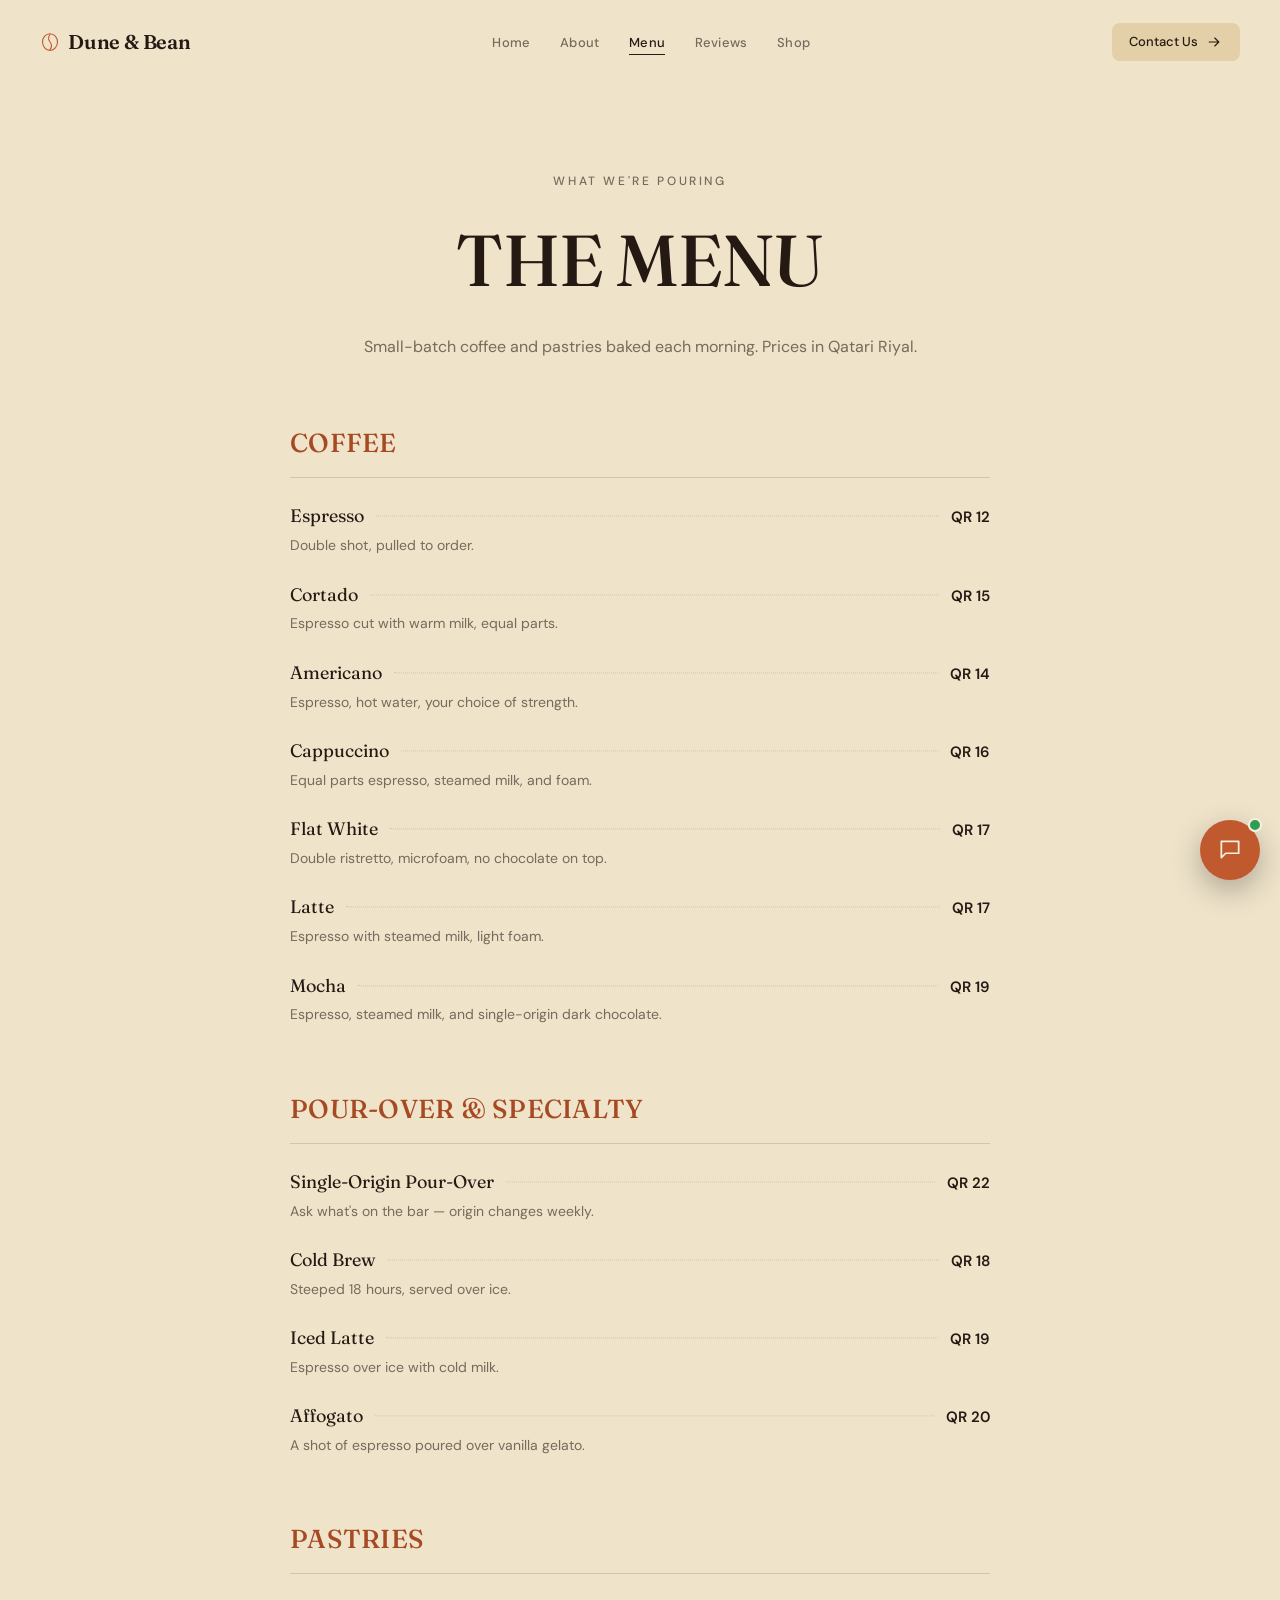
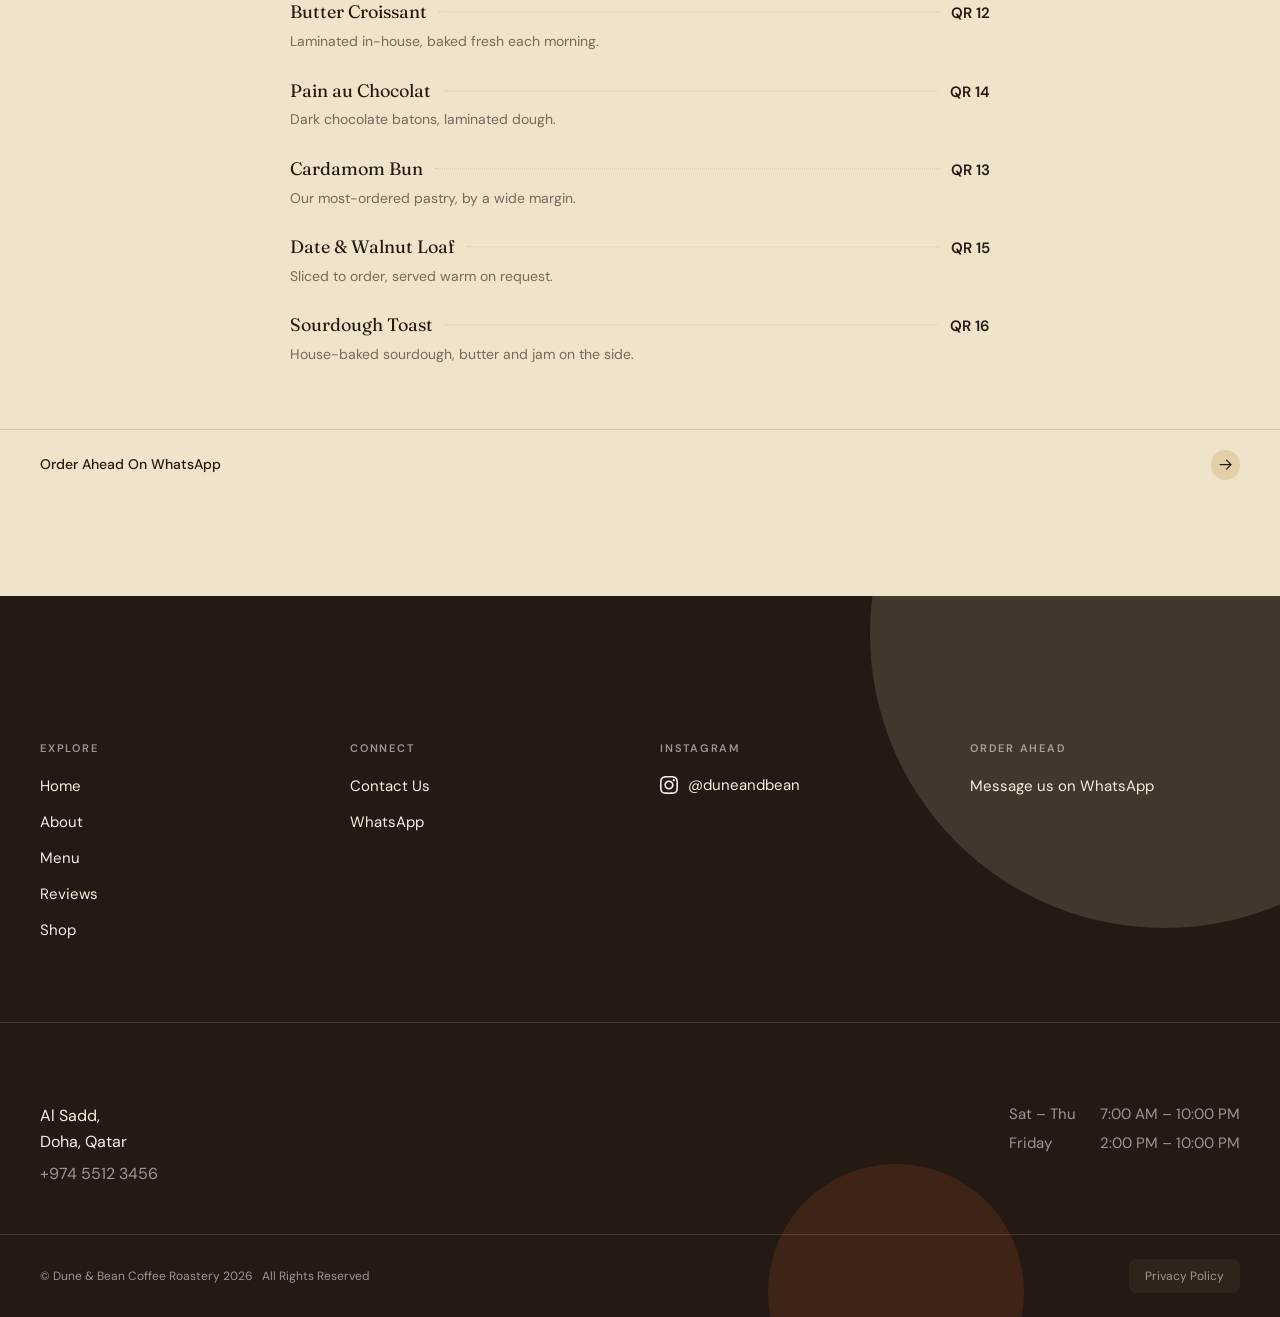
<file: menu.html>
<!DOCTYPE html>
<html lang="en">
<head>
  <meta charset="UTF-8" />
  <meta name="viewport" content="width=device-width, initial-scale=1.0" />
  <meta name="description" content="The full Dune & Bean menu — coffee, pour-overs, and fresh pastries, Al Sadd, Doha." />
  <title>Menu — Dune & Bean Coffee Roastery</title>
  <link rel="icon" href="data:image/svg+xml,%3Csvg xmlns='http://www.w3.org/2000/svg' viewBox='0 0 24 24' fill='none'%3E%3Crect width='24' height='24' rx='5' fill='%23251A13'/%3E%3Cpath d='M12 4C8 4 5 7.5 5 12s3 8 7 8 7-3.5 7-8-3-8-7-8Z' stroke='%23C1592E' stroke-width='1.5'/%3E%3Cpath d='M12 5c-2 2.5-2 5 0 7s2 4.5 0 7' stroke='%23C1592E' stroke-width='1.5' stroke-linecap='round'/%3E%3C/svg%3E" />
  <link rel="preconnect" href="https://fonts.googleapis.com" />
  <link rel="preconnect" href="https://fonts.gstatic.com" crossorigin />
  <link href="https://fonts.googleapis.com/css2?family=Fraunces:ital,opsz,wght@0,9..144,300;0,9..144,400;0,9..144,500;0,9..144,600;0,9..144,900;1,9..144,400&family=Beau+Rivage&family=DM+Sans:opsz,wght@9..40,300;9..40,400;9..40,500;9..40,600&display=swap" rel="stylesheet" />
  <link rel="stylesheet" href="style.css" />
</head>
<body class="page-enter">

  <!-- ══════════════════════════════════════
       HEADER / NAV  (shared — identical on every page)
       ══════════════════════════════════════ -->
  <header class="header" id="header">
    <div class="header__inner">
      <a href="index.html" class="logo">
        <svg class="logo__mark" viewBox="0 0 24 24" fill="none" xmlns="http://www.w3.org/2000/svg" aria-hidden="true">
          <path d="M12 2C7 2 3 6.5 3 12s4 10 9 10 9-4.5 9-10S17 2 12 2Z" stroke="currentColor" stroke-width="1.3"/>
          <path d="M12 3c-2.4 3-2.4 6 0 9s2.4 6 0 9" stroke="currentColor" stroke-width="1.3" stroke-linecap="round"/>
        </svg>
        <span>Dune&nbsp;&amp;&nbsp;Bean</span>
      </a>

      <button class="nav-toggle" id="navToggle" aria-label="Toggle menu" aria-expanded="false">
        <span></span>
        <span></span>
        <span></span>
      </button>

      <nav class="nav" id="nav" aria-label="Main navigation">
        <ul class="nav__list">
          <li><a href="index.html"   class="nav__link">Home</a></li>
          <li><a href="about.html"   class="nav__link">About</a></li>
          <li><a href="menu.html"    class="nav__link">Menu</a></li>
          <li><a href="reviews.html" class="nav__link">Reviews</a></li>
          <li><a href="shop.html"    class="nav__link">Shop</a></li>
        </ul>
      </nav>

      <a href="contact.html" class="btn-chip">
        <span>Contact Us</span>
        <svg viewBox="0 0 20 20" fill="none" xmlns="http://www.w3.org/2000/svg" aria-hidden="true">
          <path d="M4 10h12M11 5l5 5-5 5" stroke="currentColor" stroke-width="1.4" stroke-linecap="round" stroke-linejoin="round"/>
        </svg>
      </a>
    </div>
  </header>

  <main>

    <!-- ══════════════════════════════════════
         PAGE HEADER
         ══════════════════════════════════════ -->
    <section class="page-header">
      <p class="eyebrow eyebrow--dark">What We're Pouring</p>
      <h1 class="page-header__title">The Menu</h1>
      <p class="page-header__intro">Small-batch coffee and pastries baked each morning. Prices in Qatari Riyal.</p>
    </section>

    <!-- ══════════════════════════════════════
         MENU
         ══════════════════════════════════════ -->
    <section class="menu-section">
      <div class="menu-wrap">

        <div class="menu-category">
          <h2 class="menu-category__title">Coffee</h2>

          <div class="menu-item reveal">
            <div class="menu-item__row">
              <span class="menu-item__name">Espresso</span>
              <span class="menu-item__leader" aria-hidden="true"></span>
              <span class="menu-item__price">QR 12</span>
            </div>
            <p class="menu-item__desc">Double shot, pulled to order.</p>
          </div>

          <div class="menu-item reveal">
            <div class="menu-item__row">
              <span class="menu-item__name">Cortado</span>
              <span class="menu-item__leader" aria-hidden="true"></span>
              <span class="menu-item__price">QR 15</span>
            </div>
            <p class="menu-item__desc">Espresso cut with warm milk, equal parts.</p>
          </div>

          <div class="menu-item reveal">
            <div class="menu-item__row">
              <span class="menu-item__name">Americano</span>
              <span class="menu-item__leader" aria-hidden="true"></span>
              <span class="menu-item__price">QR 14</span>
            </div>
            <p class="menu-item__desc">Espresso, hot water, your choice of strength.</p>
          </div>

          <div class="menu-item reveal">
            <div class="menu-item__row">
              <span class="menu-item__name">Cappuccino</span>
              <span class="menu-item__leader" aria-hidden="true"></span>
              <span class="menu-item__price">QR 16</span>
            </div>
            <p class="menu-item__desc">Equal parts espresso, steamed milk, and foam.</p>
          </div>

          <div class="menu-item reveal">
            <div class="menu-item__row">
              <span class="menu-item__name">Flat White</span>
              <span class="menu-item__leader" aria-hidden="true"></span>
              <span class="menu-item__price">QR 17</span>
            </div>
            <p class="menu-item__desc">Double ristretto, microfoam, no chocolate on top.</p>
          </div>

          <div class="menu-item reveal">
            <div class="menu-item__row">
              <span class="menu-item__name">Latte</span>
              <span class="menu-item__leader" aria-hidden="true"></span>
              <span class="menu-item__price">QR 17</span>
            </div>
            <p class="menu-item__desc">Espresso with steamed milk, light foam.</p>
          </div>

          <div class="menu-item reveal">
            <div class="menu-item__row">
              <span class="menu-item__name">Mocha</span>
              <span class="menu-item__leader" aria-hidden="true"></span>
              <span class="menu-item__price">QR 19</span>
            </div>
            <p class="menu-item__desc">Espresso, steamed milk, and single-origin dark chocolate.</p>
          </div>
        </div>

        <div class="menu-category">
          <h2 class="menu-category__title">Pour-Over &amp; Specialty</h2>

          <div class="menu-item reveal">
            <div class="menu-item__row">
              <span class="menu-item__name">Single-Origin Pour-Over</span>
              <span class="menu-item__leader" aria-hidden="true"></span>
              <span class="menu-item__price">QR 22</span>
            </div>
            <p class="menu-item__desc">Ask what's on the bar — origin changes weekly.</p>
          </div>

          <div class="menu-item reveal">
            <div class="menu-item__row">
              <span class="menu-item__name">Cold Brew</span>
              <span class="menu-item__leader" aria-hidden="true"></span>
              <span class="menu-item__price">QR 18</span>
            </div>
            <p class="menu-item__desc">Steeped 18 hours, served over ice.</p>
          </div>

          <div class="menu-item reveal">
            <div class="menu-item__row">
              <span class="menu-item__name">Iced Latte</span>
              <span class="menu-item__leader" aria-hidden="true"></span>
              <span class="menu-item__price">QR 19</span>
            </div>
            <p class="menu-item__desc">Espresso over ice with cold milk.</p>
          </div>

          <div class="menu-item reveal">
            <div class="menu-item__row">
              <span class="menu-item__name">Affogato</span>
              <span class="menu-item__leader" aria-hidden="true"></span>
              <span class="menu-item__price">QR 20</span>
            </div>
            <p class="menu-item__desc">A shot of espresso poured over vanilla gelato.</p>
          </div>
        </div>

        <div class="menu-category">
          <h2 class="menu-category__title">Pastries</h2>

          <div class="menu-item reveal">
            <div class="menu-item__row">
              <span class="menu-item__name">Butter Croissant</span>
              <span class="menu-item__leader" aria-hidden="true"></span>
              <span class="menu-item__price">QR 12</span>
            </div>
            <p class="menu-item__desc">Laminated in-house, baked fresh each morning.</p>
          </div>

          <div class="menu-item reveal">
            <div class="menu-item__row">
              <span class="menu-item__name">Pain au Chocolat</span>
              <span class="menu-item__leader" aria-hidden="true"></span>
              <span class="menu-item__price">QR 14</span>
            </div>
            <p class="menu-item__desc">Dark chocolate batons, laminated dough.</p>
          </div>

          <div class="menu-item reveal">
            <div class="menu-item__row">
              <span class="menu-item__name">Cardamom Bun</span>
              <span class="menu-item__leader" aria-hidden="true"></span>
              <span class="menu-item__price">QR 13</span>
            </div>
            <p class="menu-item__desc">Our most-ordered pastry, by a wide margin.</p>
          </div>

          <div class="menu-item reveal">
            <div class="menu-item__row">
              <span class="menu-item__name">Date &amp; Walnut Loaf</span>
              <span class="menu-item__leader" aria-hidden="true"></span>
              <span class="menu-item__price">QR 15</span>
            </div>
            <p class="menu-item__desc">Sliced to order, served warm on request.</p>
          </div>

          <div class="menu-item reveal">
            <div class="menu-item__row">
              <span class="menu-item__name">Sourdough Toast</span>
              <span class="menu-item__leader" aria-hidden="true"></span>
              <span class="menu-item__price">QR 16</span>
            </div>
            <p class="menu-item__desc">House-baked sourdough, butter and jam on the side.</p>
          </div>
        </div>

      </div>

      <a href="https://wa.me/97455123456?text=Hi%2C%20I%27d%20like%20to%20place%20an%20order." target="_blank" rel="noopener noreferrer" class="see-more">
        <span>Order Ahead On WhatsApp</span>
        <svg viewBox="0 0 20 20" fill="none" xmlns="http://www.w3.org/2000/svg" aria-hidden="true">
          <path d="M4 10h12M11 5l5 5-5 5" stroke="currentColor" stroke-width="1.4" stroke-linecap="round" stroke-linejoin="round"/>
        </svg>
      </a>
    </section>

  </main>

  <!-- ══════════════════════════════════════
       FOOTER  (shared — identical on every page)
       ══════════════════════════════════════ -->
  <footer class="footer">
    <div class="footer__deco" aria-hidden="true">
      <span class="footer__circle footer__circle--1"></span>
      <span class="footer__circle footer__circle--2"></span>
    </div>

    <nav class="footer__nav" aria-label="Footer navigation">

      <div class="footer__col">
        <h3 class="footer__heading">Explore</h3>
        <ul>
          <li><a href="index.html">Home</a></li>
          <li><a href="about.html">About</a></li>
          <li><a href="menu.html">Menu</a></li>
          <li><a href="reviews.html">Reviews</a></li>
          <li><a href="shop.html">Shop</a></li>
        </ul>
      </div>

      <div class="footer__col">
        <h3 class="footer__heading">Connect</h3>
        <ul>
          <li><a href="contact.html">Contact Us</a></li>
          <li><a href="https://wa.me/97455123456" target="_blank" rel="noopener noreferrer">WhatsApp</a></li>
        </ul>
      </div>

      <div class="footer__col">
        <h3 class="footer__heading">Instagram</h3>
        <!-- Replace href="#" with real profile URL -->
        <a href="#" class="footer__social-link" rel="noopener noreferrer">
          <svg viewBox="0 0 24 24" fill="currentColor" aria-hidden="true">
            <path d="M12 2.163c3.204 0 3.584.012 4.85.07 3.252.148 4.771 1.691 4.919 4.919.058 1.265.069 1.645.069 4.849 0 3.205-.012 3.584-.069 4.849-.149 3.225-1.664 4.771-4.919 4.919-1.266.058-1.644.07-4.85.07-3.204 0-3.584-.012-4.849-.07-3.26-.149-4.771-1.699-4.919-4.92-.058-1.265-.07-1.644-.07-4.849 0-3.204.013-3.583.07-4.849.149-3.227 1.664-4.771 4.919-4.919 1.266-.057 1.645-.069 4.849-.069zm0-2.163c-3.259 0-3.667.014-4.947.072-4.358.2-6.78 2.618-6.98 6.98-.059 1.281-.073 1.689-.073 4.948 0 3.259.014 3.668.072 4.948.2 4.358 2.618 6.78 6.98 6.98 1.281.058 1.689.072 4.948.072 3.259 0 3.668-.014 4.948-.072 4.354-.2 6.782-2.618 6.979-6.98.059-1.28.073-1.689.073-4.948 0-3.259-.014-3.667-.072-4.947-.196-4.354-2.617-6.78-6.979-6.98-1.281-.059-1.69-.073-4.949-.073zm0 5.838c-3.403 0-6.162 2.759-6.162 6.162s2.759 6.163 6.162 6.163 6.162-2.759 6.162-6.163c0-3.403-2.759-6.162-6.162-6.162zm0 10.162c-2.209 0-4-1.79-4-4 0-2.209 1.791-4 4-4s4 1.791 4 4c0 2.21-1.791 4-4 4zm6.406-11.845c-.796 0-1.441.645-1.441 1.44s.645 1.44 1.441 1.44c.795 0 1.439-.645 1.439-1.44s-.644-1.44-1.439-1.44z"/>
          </svg>
          <span>@duneandbean</span>
        </a>
      </div>

      <div class="footer__col">
        <h3 class="footer__heading">Order Ahead</h3>
        <a href="https://wa.me/97455123456?text=Hi%2C%20I%27d%20like%20to%20place%20an%20order." target="_blank" rel="noopener noreferrer">Message us on WhatsApp</a>
      </div>

    </nav>

    <div class="footer__address">
      <div>
        <p class="footer__address-lines">Al Sadd,<br>Doha, Qatar</p>
        <p class="footer__phone"><a href="tel:+97455123456">+974 5512 3456</a></p>
      </div>
      <div class="footer__hours">
        <span class="footer__hours-row"><span>Sat – Thu</span><span>7:00 AM – 10:00 PM</span></span>
        <span class="footer__hours-row"><span>Friday</span><span>2:00 PM – 10:00 PM</span></span>
      </div>
    </div>

    <div class="footer__bottom">
      <p>&copy; Dune &amp; Bean Coffee Roastery <span id="year"></span> &nbsp; All Rights Reserved</p>
      <a href="#" class="footer__privacy">Privacy Policy</a>
    </div>
  </footer>

  <script src="lenis.min.js"></script>
  <script src="script.js"></script>
<script>
  window.LEADWIDGET_CONFIG = {
    clientId: 'dune-and-bean',
    brand: 'Dune & Bean',
    accent: '#C1592E',
    dark: '#251A13',
    cream: '#F8EFDE',
    sand: '#EFE3CA',
    whatsapp: '97455123456',
    greeting: "Ahlan! Ask me about the menu, hours, or reserving a table — or just say hi 👋"
  };
</script>
<script src="assets/widget/chat-widget.js" defer></script>
</body>

</html>
</file>
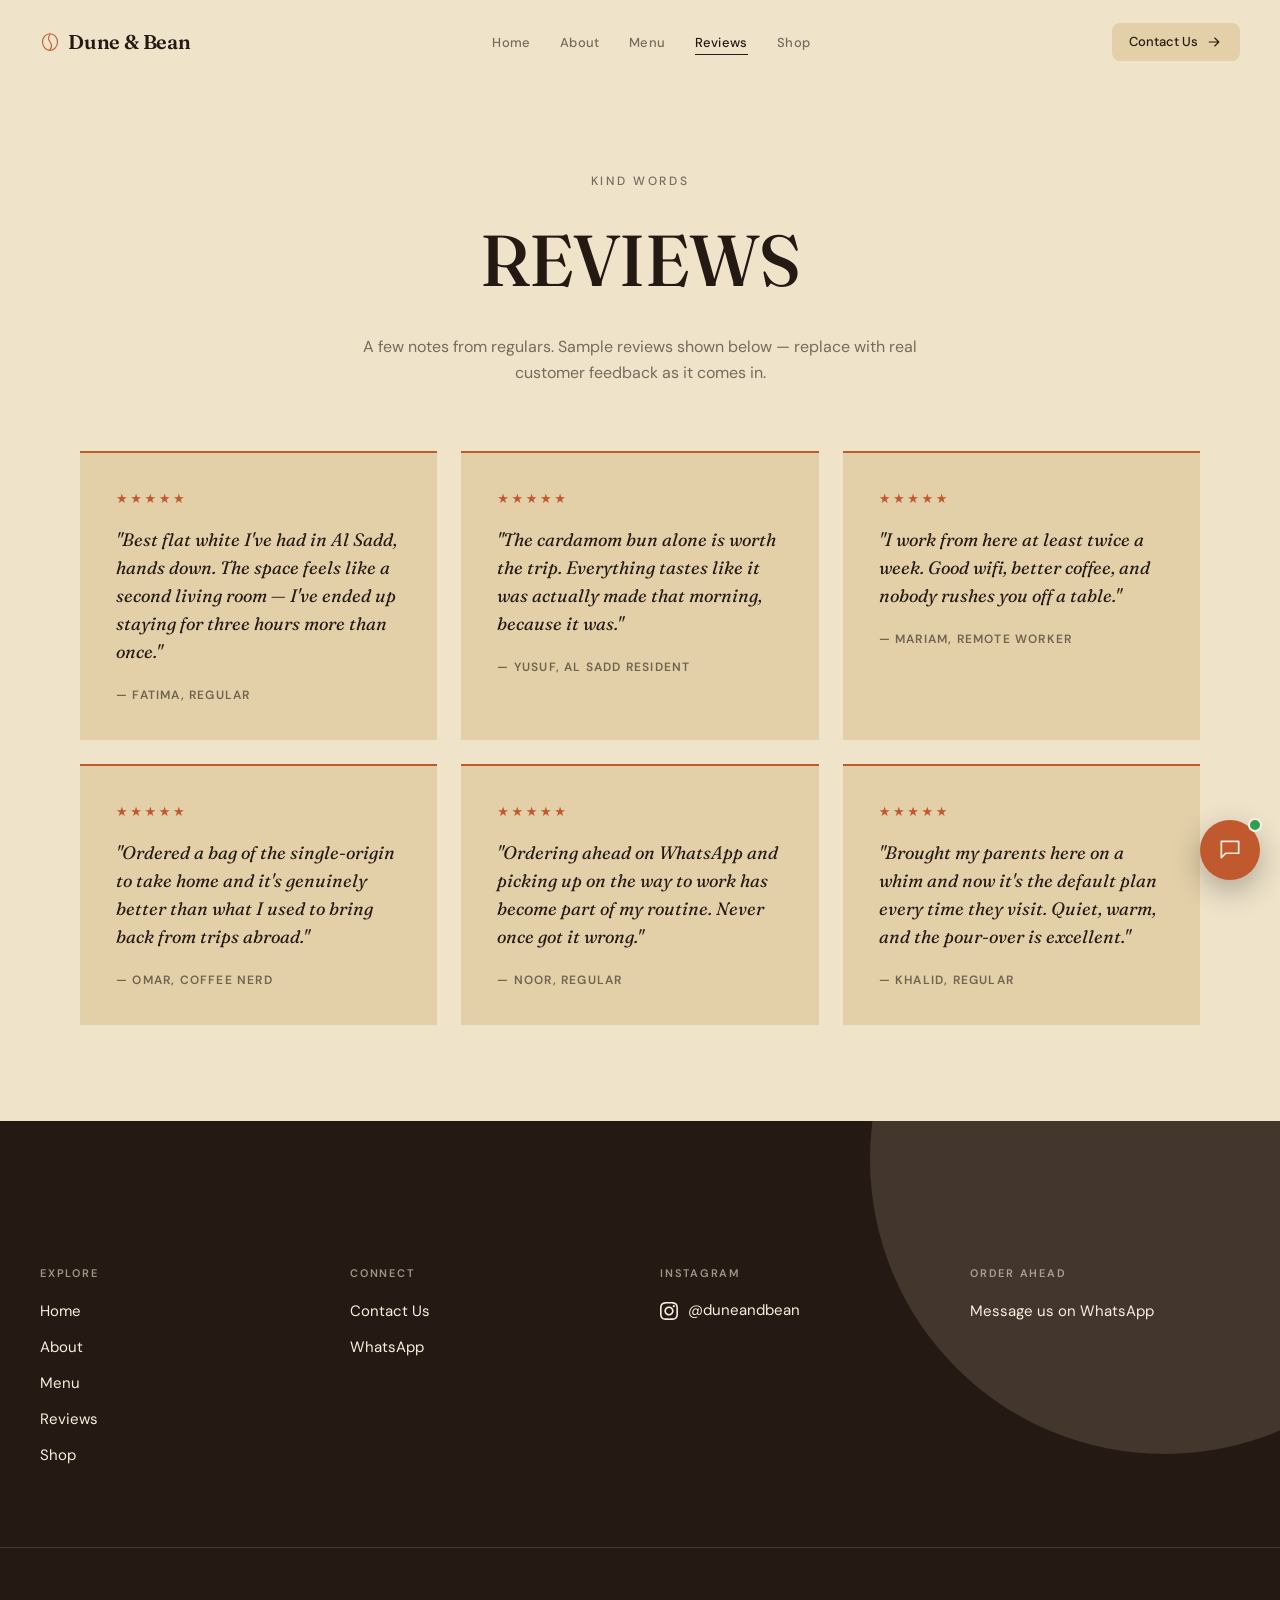
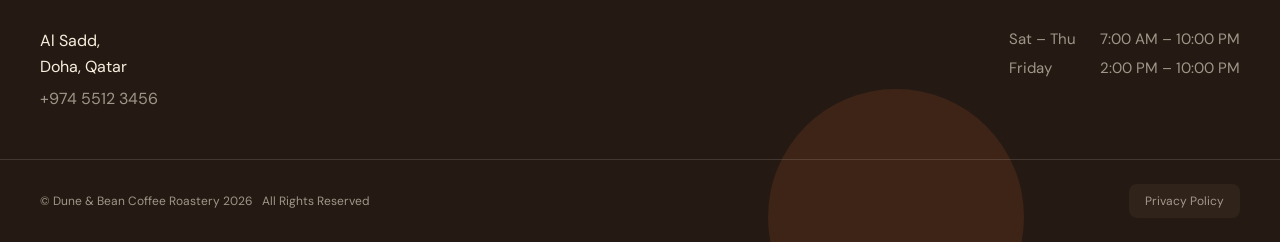
<file: reviews.html>
<!DOCTYPE html>
<html lang="en">
<head>
  <meta charset="UTF-8" />
  <meta name="viewport" content="width=device-width, initial-scale=1.0" />
  <meta name="description" content="What regulars are saying about Dune & Bean Coffee Roastery in Al Sadd, Doha." />
  <title>Reviews — Dune & Bean Coffee Roastery</title>
  <link rel="icon" href="data:image/svg+xml,%3Csvg xmlns='http://www.w3.org/2000/svg' viewBox='0 0 24 24' fill='none'%3E%3Crect width='24' height='24' rx='5' fill='%23251A13'/%3E%3Cpath d='M12 4C8 4 5 7.5 5 12s3 8 7 8 7-3.5 7-8-3-8-7-8Z' stroke='%23C1592E' stroke-width='1.5'/%3E%3Cpath d='M12 5c-2 2.5-2 5 0 7s2 4.5 0 7' stroke='%23C1592E' stroke-width='1.5' stroke-linecap='round'/%3E%3C/svg%3E" />
  <link rel="preconnect" href="https://fonts.googleapis.com" />
  <link rel="preconnect" href="https://fonts.gstatic.com" crossorigin />
  <link href="https://fonts.googleapis.com/css2?family=Fraunces:ital,opsz,wght@0,9..144,300;0,9..144,400;0,9..144,500;0,9..144,600;0,9..144,900;1,9..144,400&family=Beau+Rivage&family=DM+Sans:opsz,wght@9..40,300;9..40,400;9..40,500;9..40,600&display=swap" rel="stylesheet" />
  <link rel="stylesheet" href="style.css" />
</head>
<body class="page-enter">

  <!-- ══════════════════════════════════════
       HEADER / NAV  (shared — identical on every page)
       ══════════════════════════════════════ -->
  <header class="header" id="header">
    <div class="header__inner">
      <a href="index.html" class="logo">
        <svg class="logo__mark" viewBox="0 0 24 24" fill="none" xmlns="http://www.w3.org/2000/svg" aria-hidden="true">
          <path d="M12 2C7 2 3 6.5 3 12s4 10 9 10 9-4.5 9-10S17 2 12 2Z" stroke="currentColor" stroke-width="1.3"/>
          <path d="M12 3c-2.4 3-2.4 6 0 9s2.4 6 0 9" stroke="currentColor" stroke-width="1.3" stroke-linecap="round"/>
        </svg>
        <span>Dune&nbsp;&amp;&nbsp;Bean</span>
      </a>

      <button class="nav-toggle" id="navToggle" aria-label="Toggle menu" aria-expanded="false">
        <span></span>
        <span></span>
        <span></span>
      </button>

      <nav class="nav" id="nav" aria-label="Main navigation">
        <ul class="nav__list">
          <li><a href="index.html"   class="nav__link">Home</a></li>
          <li><a href="about.html"   class="nav__link">About</a></li>
          <li><a href="menu.html"    class="nav__link">Menu</a></li>
          <li><a href="reviews.html" class="nav__link">Reviews</a></li>
          <li><a href="shop.html"    class="nav__link">Shop</a></li>
        </ul>
      </nav>

      <a href="contact.html" class="btn-chip">
        <span>Contact Us</span>
        <svg viewBox="0 0 20 20" fill="none" xmlns="http://www.w3.org/2000/svg" aria-hidden="true">
          <path d="M4 10h12M11 5l5 5-5 5" stroke="currentColor" stroke-width="1.4" stroke-linecap="round" stroke-linejoin="round"/>
        </svg>
      </a>
    </div>
  </header>

  <main>

    <!-- ══════════════════════════════════════
         PAGE HEADER
         ══════════════════════════════════════ -->
    <section class="page-header">
      <p class="eyebrow eyebrow--dark">Kind Words</p>
      <h1 class="page-header__title">Reviews</h1>
      <p class="page-header__intro">A few notes from regulars. Sample reviews shown below — replace with real customer feedback as it comes in.</p>
    </section>

    <!-- ══════════════════════════════════════
         REVIEWS GRID
         ══════════════════════════════════════ -->
    <section class="reviews-section">
      <div class="reviews-grid">

        <article class="review-card reveal">
          <p class="review-card__stars">★★★★★</p>
          <p class="review-card__quote">"Best flat white I've had in Al Sadd, hands down. The space feels like a second living room — I've ended up staying for three hours more than once."</p>
          <p class="review-card__author">— Fatima, Regular</p>
        </article>

        <article class="review-card reveal">
          <p class="review-card__stars">★★★★★</p>
          <p class="review-card__quote">"The cardamom bun alone is worth the trip. Everything tastes like it was actually made that morning, because it was."</p>
          <p class="review-card__author">— Yusuf, Al Sadd Resident</p>
        </article>

        <article class="review-card reveal">
          <p class="review-card__stars">★★★★★</p>
          <p class="review-card__quote">"I work from here at least twice a week. Good wifi, better coffee, and nobody rushes you off a table."</p>
          <p class="review-card__author">— Mariam, Remote Worker</p>
        </article>

        <article class="review-card reveal">
          <p class="review-card__stars">★★★★★</p>
          <p class="review-card__quote">"Ordered a bag of the single-origin to take home and it's genuinely better than what I used to bring back from trips abroad."</p>
          <p class="review-card__author">— Omar, Coffee Nerd</p>
        </article>

        <article class="review-card reveal">
          <p class="review-card__stars">★★★★★</p>
          <p class="review-card__quote">"Ordering ahead on WhatsApp and picking up on the way to work has become part of my routine. Never once got it wrong."</p>
          <p class="review-card__author">— Noor, Regular</p>
        </article>

        <article class="review-card reveal">
          <p class="review-card__stars">★★★★★</p>
          <p class="review-card__quote">"Brought my parents here on a whim and now it's the default plan every time they visit. Quiet, warm, and the pour-over is excellent."</p>
          <p class="review-card__author">— Khalid, Regular</p>
        </article>

      </div>
    </section>

  </main>

  <!-- ══════════════════════════════════════
       FOOTER  (shared — identical on every page)
       ══════════════════════════════════════ -->
  <footer class="footer">
    <div class="footer__deco" aria-hidden="true">
      <span class="footer__circle footer__circle--1"></span>
      <span class="footer__circle footer__circle--2"></span>
    </div>

    <nav class="footer__nav" aria-label="Footer navigation">

      <div class="footer__col">
        <h3 class="footer__heading">Explore</h3>
        <ul>
          <li><a href="index.html">Home</a></li>
          <li><a href="about.html">About</a></li>
          <li><a href="menu.html">Menu</a></li>
          <li><a href="reviews.html">Reviews</a></li>
          <li><a href="shop.html">Shop</a></li>
        </ul>
      </div>

      <div class="footer__col">
        <h3 class="footer__heading">Connect</h3>
        <ul>
          <li><a href="contact.html">Contact Us</a></li>
          <li><a href="https://wa.me/97455123456" target="_blank" rel="noopener noreferrer">WhatsApp</a></li>
        </ul>
      </div>

      <div class="footer__col">
        <h3 class="footer__heading">Instagram</h3>
        <!-- Replace href="#" with real profile URL -->
        <a href="#" class="footer__social-link" rel="noopener noreferrer">
          <svg viewBox="0 0 24 24" fill="currentColor" aria-hidden="true">
            <path d="M12 2.163c3.204 0 3.584.012 4.85.07 3.252.148 4.771 1.691 4.919 4.919.058 1.265.069 1.645.069 4.849 0 3.205-.012 3.584-.069 4.849-.149 3.225-1.664 4.771-4.919 4.919-1.266.058-1.644.07-4.85.07-3.204 0-3.584-.012-4.849-.07-3.26-.149-4.771-1.699-4.919-4.92-.058-1.265-.07-1.644-.07-4.849 0-3.204.013-3.583.07-4.849.149-3.227 1.664-4.771 4.919-4.919 1.266-.057 1.645-.069 4.849-.069zm0-2.163c-3.259 0-3.667.014-4.947.072-4.358.2-6.78 2.618-6.98 6.98-.059 1.281-.073 1.689-.073 4.948 0 3.259.014 3.668.072 4.948.2 4.358 2.618 6.78 6.98 6.98 1.281.058 1.689.072 4.948.072 3.259 0 3.668-.014 4.948-.072 4.354-.2 6.782-2.618 6.979-6.98.059-1.28.073-1.689.073-4.948 0-3.259-.014-3.667-.072-4.947-.196-4.354-2.617-6.78-6.979-6.98-1.281-.059-1.69-.073-4.949-.073zm0 5.838c-3.403 0-6.162 2.759-6.162 6.162s2.759 6.163 6.162 6.163 6.162-2.759 6.162-6.163c0-3.403-2.759-6.162-6.162-6.162zm0 10.162c-2.209 0-4-1.79-4-4 0-2.209 1.791-4 4-4s4 1.791 4 4c0 2.21-1.791 4-4 4zm6.406-11.845c-.796 0-1.441.645-1.441 1.44s.645 1.44 1.441 1.44c.795 0 1.439-.645 1.439-1.44s-.644-1.44-1.439-1.44z"/>
          </svg>
          <span>@duneandbean</span>
        </a>
      </div>

      <div class="footer__col">
        <h3 class="footer__heading">Order Ahead</h3>
        <a href="https://wa.me/97455123456?text=Hi%2C%20I%27d%20like%20to%20place%20an%20order." target="_blank" rel="noopener noreferrer">Message us on WhatsApp</a>
      </div>

    </nav>

    <div class="footer__address">
      <div>
        <p class="footer__address-lines">Al Sadd,<br>Doha, Qatar</p>
        <p class="footer__phone"><a href="tel:+97455123456">+974 5512 3456</a></p>
      </div>
      <div class="footer__hours">
        <span class="footer__hours-row"><span>Sat – Thu</span><span>7:00 AM – 10:00 PM</span></span>
        <span class="footer__hours-row"><span>Friday</span><span>2:00 PM – 10:00 PM</span></span>
      </div>
    </div>

    <div class="footer__bottom">
      <p>&copy; Dune &amp; Bean Coffee Roastery <span id="year"></span> &nbsp; All Rights Reserved</p>
      <a href="#" class="footer__privacy">Privacy Policy</a>
    </div>
  </footer>

  <script src="lenis.min.js"></script>
  <script src="script.js"></script>
<script>
  window.LEADWIDGET_CONFIG = {
    clientId: 'dune-and-bean',
    brand: 'Dune & Bean',
    accent: '#C1592E',
    dark: '#251A13',
    cream: '#F8EFDE',
    sand: '#EFE3CA',
    whatsapp: '97455123456',
    greeting: "Ahlan! Ask me about the menu, hours, or reserving a table — or just say hi 👋"
  };
</script>
<script src="assets/widget/chat-widget.js" defer></script>
</body>

</html>
</file>
<file: style.css>
/* ============================================================
   Dune & Bean Coffee Roastery — Al Sadd, Doha
   AESTHETIC: Editorial masthead / desert-roastery — huge display
              type, a single script accent, generous negative
              space. Two-tone theme (espresso ↔ sand) that swaps
              per section, one saturated copper accent throughout.
   ============================================================ */

/* ── PALETTE ──────────────────────────────────────────────── */
:root {
  --sand:          #EFE3CA;   /* Light section bg — warm dune sand        */
  --sand-deep:      #E3D0A9;   /* Deeper sand — borders/cards on light     */
  --espresso:      #251A13;   /* Dark section bg — roasted, not black     */
  --espresso-lift:  #2F231A;   /* Cards / elevated surfaces on dark        */
  --cream:         #F8EFDE;   /* Text + headline color on dark bg         */
  --cream-muted:    rgba(248,239,222,0.58);
  --ink:           #251A13;   /* Text color on light bg                   */
  --ink-muted:      rgba(37,26,19,0.6);
  --clay:          #C1592E;   /* Accent — copper/terracotta, used sparingly */
  --clay-deep:      #A64A24;
  --whatsapp:      #2E9E56;

  --border-d:       rgba(248,239,222,0.14);
  --border-l:       rgba(37,26,19,0.14);

  /* ── TYPOGRAPHY ── */
  --font-display: 'Fraunces', Georgia, serif;
  --font-script:  'Beau Rivage', cursive;
  --font-sans:    'DM Sans', system-ui, sans-serif;

  /* ── SPACING SCALE ── */
  --sp-1: 0.5rem;
  --sp-2: 1rem;
  --sp-3: 1.5rem;
  --sp-4: 2rem;
  --sp-5: 3rem;
  --sp-6: 4rem;
  --sp-7: 6rem;
  --sp-8: 8rem;
  --sp-9: 11rem;

  --header-h: 5.25rem;
  --ease: cubic-bezier(.65,.05,.36,1);
  --transition: 0.3s ease;

  /* ── PAGE TRANSITIONS (cross-document nav) ── */
  --page-transition-duration: 0.4s;
}

/* ============================================================
   RESET & BASE
   ============================================================ */
*, *::before, *::after {
  box-sizing: border-box;
  margin: 0;
  padding: 0;
}

html {
  font-size: 16px;
}

body {
  font-family: var(--font-sans);
  font-weight: 400;
  background: var(--espresso);
  color: var(--cream);
  line-height: 1.5;
  -webkit-font-smoothing: antialiased;
  -moz-osx-font-smoothing: grayscale;
  overflow-x: hidden;
}

img { max-width: 100%; display: block; }
a   { color: inherit; text-decoration: none; }
ul  { list-style: none; }
button { cursor: pointer; font: inherit; }

::selection {
  background-color: var(--clay);
  color: var(--cream);
}

:focus-visible {
  outline: 2px solid var(--clay);
  outline-offset: 3px;
}

/* ============================================================
   PAGE TRANSITIONS — deterministic JS + CSS, cross-document
   Replaces the View Transitions API, which fired unreliably
   across repeated navigations in real browser sessions (cached
   redirects, redirect-timing races, etc). This version has no
   dependency on an experimental browser feature: script.js
   intercepts internal link clicks, adds/removes these two
   classes on <body>, and navigates on a plain setTimeout — the
   exact same handful of milliseconds in every browser, every
   time. Every page's <body> starts with class="page-enter"
   already in its markup (not added by JS) so the hidden state
   is there on first paint — no flash of unanimated content.
   ============================================================ */
body {
  transition: opacity var(--page-transition-duration) var(--ease),
              transform var(--page-transition-duration) var(--ease);
}

body.page-enter {
  opacity: 0;
  transform: translateY(28px);
}

body.page-exit {
  opacity: 0;
  transform: translateY(-24px);
}

@media (prefers-reduced-motion: reduce) {
  body,
  body.page-enter,
  body.page-exit {
    transition: none;
    opacity: 1;
    transform: none;
  }
}

/* ============================================================
   SHARED TYPE ELEMENTS
   ============================================================ */
.eyebrow {
  font-family: var(--font-sans);
  font-size: 0.75rem;
  font-weight: 500;
  letter-spacing: 0.22em;
  text-transform: uppercase;
  color: var(--cream-muted);
  text-align: center;
}

.eyebrow--dark {
  color: var(--ink-muted);
}

.mark {
  width: 15px;
  height: 15px;
  flex-shrink: 0;
}

/* Giant script watermark — the page's signature decorative device */
.watermark-wrap {
  width: 100%;
  overflow: hidden;
  display: flex;
  justify-content: center;
}

.watermark {
  font-family: var(--font-script);
  font-weight: 400;
  font-size: clamp(3rem, 15vw, 15rem);
  line-height: 1;
  white-space: nowrap;
  color: var(--clay);
  display: inline-block;
}

.watermark--dark {
  color: var(--clay-deep);
}

.watermark--sm {
  font-size: clamp(3.5rem, 9vw, 6.5rem);
}

/* ============================================================
   HEADER
   ============================================================ */
.header {
  position: fixed;
  inset-block-start: 0;
  inset-inline: 0;
  z-index: 1000;
  height: var(--header-h);
  background: var(--sand);
  display: flex;
  align-items: center;
}

.header__inner {
  width: 100%;
  padding-inline: clamp(1.25rem, 4vw, 2.5rem);
  display: flex;
  align-items: center;
  justify-content: space-between;
  gap: 1.5rem;
}

.logo {
  display: flex;
  align-items: center;
  gap: 0.5rem;
  font-family: var(--font-display);
  font-size: 1.25rem;
  font-weight: 600;
  letter-spacing: -0.01em;
  color: var(--ink);
  flex-shrink: 0;
}

.logo__mark {
  width: 20px;
  height: 20px;
  color: var(--clay);
}

.nav {
  margin-inline: auto;
}

.nav__list {
  display: flex;
  gap: 1.85rem;
}

.nav__link {
  font-size: 0.8125rem;
  font-weight: 500;
  letter-spacing: 0.02em;
  color: var(--ink-muted);
  position: relative;
  transition: color var(--transition);
}

.nav__link::after {
  content: '';
  position: absolute;
  bottom: -4px;
  left: 0;
  width: 0;
  height: 1px;
  background: var(--ink);
  transition: width var(--transition);
}

.nav__link:hover,
.nav__link.active {
  color: var(--ink);
}

.nav__link:hover::after,
.nav__link.active::after {
  width: 100%;
}

.btn-chip {
  display: inline-flex;
  align-items: center;
  gap: 0.5rem;
  padding: 0.6rem 1.1rem;
  border-radius: 8px;
  background: var(--sand-deep);
  color: var(--ink);
  font-size: 0.8125rem;
  font-weight: 500;
  flex-shrink: 0;
  transition: background var(--transition), transform var(--transition);
}

.btn-chip svg {
  width: 16px;
  height: 16px;
  transition: transform var(--transition);
}

.btn-chip:hover,
.btn-chip:focus-visible {
  background: var(--clay);
  color: var(--cream);
}

.btn-chip:hover svg {
  transform: translateX(2px);
}

.nav-toggle {
  display: none;
  flex-direction: column;
  justify-content: space-between;
  width: 22px;
  height: 16px;
  background: none;
  border: none;
  padding: 0;
  flex-shrink: 0;
}

.nav-toggle span {
  display: block;
  height: 1px;
  background: var(--ink);
  transform-origin: center;
  transition: all var(--transition);
}

/* ============================================================
   HERO / MASTHEAD
   ============================================================ */
.hero {
  background: var(--sand);
  padding-top: var(--header-h);
}

.hero__masthead {
  padding-block: clamp(2.5rem, 7vw, 5rem) clamp(2rem, 5vw, 3rem);
  padding-inline: clamp(1.25rem, 4vw, 2.5rem);
}

.hero__headline {
  display: flex;
  align-items: baseline;
  justify-content: space-between;
  width: 100%;
  gap: clamp(0.5rem, 2vw, 1.5rem);
}

.hero__word {
  font-family: var(--font-display);
  font-weight: 900;
  font-size: clamp(3.5rem, 15vw, 12.5rem);
  line-height: 0.86;
  letter-spacing: -0.01em;
  text-transform: uppercase;
  color: var(--ink);
}

.hero__amp {
  font-family: var(--font-display);
  font-style: italic;
  font-weight: 400;
  font-size: clamp(2rem, 8vw, 6.5rem);
  color: var(--ink);
  transform: translateY(-0.08em);
}

.hero__caption-row {
  display: flex;
  justify-content: space-between;
  align-items: flex-end;
  margin-top: clamp(1.5rem, 4vw, 2.5rem);
  gap: 1.5rem;
}

.hero__caption {
  font-family: var(--font-display);
  font-size: clamp(1rem, 2vw, 1.375rem);
  font-weight: 500;
  line-height: 1.25;
  color: var(--ink);
}

.hero__caption--right {
  display: flex;
  align-items: flex-start;
  gap: 0.625rem;
  text-align: right;
  flex-direction: row-reverse;
}

.hero__caption--right .mark {
  color: var(--clay);
  margin-top: 0.3rem;
}

/* ── Auto-scrolling photo strip — continuous, seamless loop ── */
.hero__strip {
  width: 100%;
  overflow: hidden;
  background: var(--espresso);
}

.hero__strip-track {
  display: flex;
  width: max-content;
  gap: clamp(0.5rem, 1.2vw, 1rem);
  padding-block: clamp(0.5rem, 1.2vw, 1rem);
  animation: strip-scroll 34s linear infinite;
}

.hero__strip-item {
  flex: 0 0 auto;
  width: clamp(11rem, 20vw, 19rem);
  aspect-ratio: 4 / 5;
  overflow: hidden;
}

.hero__strip-item img {
  width: 100%;
  height: 100%;
  object-fit: cover;
}

@keyframes strip-scroll {
  from { transform: translateX(-50%); }
  to   { transform: translateX(0%); }
}

@media (prefers-reduced-motion: reduce) {
  .hero__strip-track {
    animation: none;
  }
}

/* ============================================================
   BREAK  (dark editorial sections — About / Journal)
   ============================================================ */
.break {
  background: var(--espresso);
  padding-block: clamp(4.5rem, 10vw, 7.5rem);
  overflow: hidden;
}

/* When a .break is the first section on a page (no hero above it),
   it needs to clear the fixed header itself. */
.break--page-top {
  padding-top: calc(var(--header-h) + clamp(3rem, 7vw, 5rem));
}

.break__inner {
  max-width: 880px;
  margin-inline: auto;
  padding-inline: clamp(1.25rem, 4vw, 2.5rem);
  text-align: center;
}

.break__statement {
  font-family: var(--font-display);
  font-weight: 400;
  font-size: clamp(1.75rem, 4.2vw, 3rem);
  line-height: 1.18;
  letter-spacing: -0.01em;
  color: var(--cream);
  text-transform: uppercase;
  margin-top: clamp(1.5rem, 4vw, 2.5rem);
}

.watermark-wrap {
  margin-block: clamp(1.5rem, 4vw, 2.5rem);
}

.break__footnote {
  font-family: var(--font-display);
  font-style: italic;
  font-size: clamp(0.9375rem, 1.6vw, 1.125rem);
  color: var(--cream-muted);
  text-align: center;
  max-width: 640px;
  margin-inline: auto;
  padding-inline: 1.5rem;
}

.break--journal {
  padding-bottom: 0;
}

.break--journal .break__footnote {
  margin-bottom: clamp(3rem, 7vw, 5rem);
}

/* ── Feature teaser — full-bleed image w/ overlaid headline ── */
.feature {
  position: relative;
  display: block;
  width: 100%;
  aspect-ratio: 16 / 8;
  overflow: hidden;
}

.feature img {
  width: 100%;
  height: 100%;
  object-fit: cover;
  transition: transform 0.8s var(--ease);
}

.feature:hover img {
  transform: scale(1.04);
}

.feature__overlay {
  position: absolute;
  inset: 0;
  display: flex;
  flex-direction: column;
  justify-content: flex-end;
  align-items: flex-start;
  gap: 0.75rem;
  padding: clamp(1.5rem, 5vw, 3.5rem);
  background: linear-gradient(180deg, rgba(37,26,19,0) 45%, rgba(37,26,19,0.85) 100%);
}

.feature__title {
  font-family: var(--font-display);
  font-weight: 500;
  font-size: clamp(1.5rem, 4vw, 2.75rem);
  color: var(--cream);
  text-transform: uppercase;
  letter-spacing: -0.01em;
}

.feature__link {
  font-size: 0.875rem;
  font-weight: 500;
  color: var(--cream);
  text-decoration: underline;
  text-underline-offset: 3px;
  transition: color var(--transition);
}

.feature:hover .feature__link {
  color: var(--clay);
}

/* ============================================================
   CRAFT  (gallery, sand bg)
   ============================================================ */
.craft {
  background: var(--sand);
  padding-block: clamp(4.5rem, 10vw, 7.5rem) clamp(3rem, 6vw, 5rem);
  overflow: hidden;
}

.craft__head {
  text-align: center;
  padding-inline: clamp(1.25rem, 4vw, 2.5rem);
}

.craft__title {
  font-family: var(--font-display);
  font-weight: 500;
  font-size: clamp(2rem, 5vw, 3.5rem);
  letter-spacing: -0.01em;
  color: var(--ink);
  text-transform: uppercase;
  margin-top: 1rem;
}

.craft__grid {
  max-width: 1440px;
  margin-inline: auto;
  padding-inline: clamp(1.25rem, 4vw, 2.5rem);
  display: grid;
  grid-template-columns: 1fr;
  gap: 2.5rem 1.5rem;
  margin-top: clamp(1rem, 3vw, 2rem);
}

.story__media {
  aspect-ratio: 4 / 3;
  overflow: hidden;
  margin-bottom: 1.25rem;
}

.story__media img {
  width: 100%;
  height: 100%;
  object-fit: cover;
  transition: transform 0.7s var(--ease);
}

.story:hover .story__media img {
  transform: scale(1.05);
}

.story__title {
  font-family: var(--font-sans);
  font-size: 0.9375rem;
  font-weight: 600;
  letter-spacing: 0.02em;
  color: var(--ink);
  text-transform: uppercase;
  margin-bottom: 0.375rem;
}

.story__desc {
  font-size: 0.875rem;
  color: var(--ink-muted);
  line-height: 1.5;
  max-width: 34ch;
}

.see-more {
  display: flex;
  align-items: center;
  justify-content: space-between;
  max-width: 1440px;
  margin: clamp(2.5rem, 6vw, 4rem) auto 0;
  padding: 1.25rem clamp(1.25rem, 4vw, 2.5rem);
  border-top: 1px solid var(--border-l);
  font-size: 0.875rem;
  font-weight: 500;
  color: var(--ink);
  transition: color var(--transition);
}

.see-more svg {
  width: 18px;
  height: 18px;
  padding: 0.35rem;
  box-sizing: content-box;
  border-radius: 50%;
  background: var(--sand-deep);
  transition: background var(--transition), transform var(--transition);
}

.see-more:hover {
  color: var(--clay);
}

.see-more:hover svg {
  background: var(--clay);
  color: var(--cream);
  transform: translateX(3px);
}

/* ============================================================
   CONTACT CTA  (overlapping card)
   ============================================================ */
.cta {
  position: relative;
  background: var(--espresso);
}

.cta__photo {
  width: 100%;
  aspect-ratio: 16 / 11;
  overflow: hidden;
}

.cta__photo img {
  width: 100%;
  height: 100%;
  object-fit: cover;
}

.cta__card {
  position: relative;
  z-index: 2;
  background: var(--sand);
  margin-inline: clamp(1.25rem, 5vw, 4rem);
  margin-top: clamp(-9rem, -18vw, -5rem);
  margin-bottom: clamp(2.5rem, 6vw, 4rem);
  padding: clamp(2rem, 6vw, 4rem);
  max-width: 1100px;
  margin-inline: auto;
  box-shadow: 0 30px 60px -20px rgba(20,13,8,0.45);
}

.cta__thumb {
  float: right;
  width: clamp(90px, 12vw, 150px);
  aspect-ratio: 4 / 5;
  overflow: hidden;
  margin-left: 1.5rem;
  margin-bottom: 1rem;
}

.cta__thumb img {
  width: 100%;
  height: 100%;
  object-fit: cover;
}

.cta__title {
  font-family: var(--font-display);
  font-weight: 500;
  font-size: clamp(1.75rem, 4.5vw, 3rem);
  line-height: 1.15;
  letter-spacing: -0.01em;
  color: var(--ink);
  text-transform: uppercase;
}

.cta__row {
  clear: both;
  margin-top: clamp(1.5rem, 4vw, 2.5rem);
  padding-top: 1.5rem;
  border-top: 1px solid var(--border-l);
}

.cta__link {
  display: inline-flex;
  align-items: center;
  gap: 0.625rem;
  font-size: 0.9375rem;
  font-weight: 500;
  color: var(--ink);
  transition: color var(--transition);
}

.cta__link svg {
  width: 18px;
  height: 18px;
  padding: 0.4rem;
  box-sizing: content-box;
  border-radius: 50%;
  background: var(--sand-deep);
  transition: background var(--transition), color var(--transition), transform var(--transition);
}

.cta__link:hover {
  color: var(--clay-deep);
}

.cta__link:hover svg {
  background: var(--clay);
  color: var(--cream);
  transform: translateX(3px);
}

/* ============================================================
   FOOTER
   ============================================================ */
.footer {
  position: relative;
  background: var(--espresso);
  padding-top: clamp(5rem, 12vw, 9rem);
  overflow: hidden;
}

.footer__deco {
  position: absolute;
  inset: 0;
  z-index: 0;
  pointer-events: none;
}

.footer__circle {
  position: absolute;
  border-radius: 50%;
  background: var(--sand);
  opacity: 0.14;
}

.footer__circle--2 {
  background: var(--clay);
  opacity: 0.16;
}

.footer__circle--1 {
  width: 46vw;
  height: 46vw;
  top: -20vw;
  right: -14vw;
}

.footer__circle--2 {
  width: 20vw;
  height: 20vw;
  bottom: -8vw;
  right: 20vw;
}

.footer__nav {
  position: relative;
  z-index: 1;
  max-width: 1440px;
  margin-inline: auto;
  padding-inline: clamp(1.25rem, 4vw, 2.5rem);
  display: grid;
  grid-template-columns: 1fr 1fr;
  gap: 2.5rem;
}

.footer__heading {
  font-size: 0.6875rem;
  font-weight: 600;
  letter-spacing: 0.16em;
  text-transform: uppercase;
  color: var(--cream-muted);
  margin-bottom: 1.125rem;
}

.footer__col ul {
  display: flex;
  flex-direction: column;
  gap: 0.75rem;
}

.footer__col a,
.footer__social-link {
  font-size: 0.9375rem;
  color: var(--cream);
  transition: color var(--transition);
}

.footer__col a:hover,
.footer__social-link:hover {
  color: var(--clay);
}

.footer__social-link {
  display: inline-flex;
  align-items: center;
  gap: 0.625rem;
}

.footer__social-link svg {
  width: 18px;
  height: 18px;
}

.footer__address {
  position: relative;
  z-index: 1;
  max-width: 1440px;
  margin-inline: auto;
  padding: clamp(3rem, 7vw, 5rem) clamp(1.25rem, 4vw, 2.5rem) clamp(2rem, 5vw, 3rem);
  display: flex;
  flex-wrap: wrap;
  justify-content: space-between;
  gap: 2rem;
  border-top: 1px solid var(--border-d);
  margin-top: clamp(3rem, 7vw, 5rem);
}

.footer__address-lines {
  font-size: 1rem;
  color: var(--cream);
  line-height: 1.6;
  margin-bottom: 0.5rem;
}

.footer__phone a {
  font-size: 1rem;
  color: var(--cream-muted);
  transition: color var(--transition);
}

.footer__phone a:hover {
  color: var(--clay);
}

.footer__hours-row {
  display: flex;
  justify-content: space-between;
  gap: 1.5rem;
  font-size: 0.9375rem;
  color: var(--cream-muted);
  max-width: 260px;
}

.footer__hours-row + .footer__hours-row {
  margin-top: 0.4rem;
}

.footer__bottom {
  position: relative;
  z-index: 1;
  max-width: 1440px;
  margin-inline: auto;
  padding: 1.5rem clamp(1.25rem, 4vw, 2.5rem);
  display: flex;
  justify-content: space-between;
  align-items: center;
  gap: 1rem;
  border-top: 1px solid var(--border-d);
  font-size: 0.75rem;
  color: var(--cream-muted);
}

.footer__privacy {
  padding: 0.5rem 1rem;
  border-radius: 8px;
  background: var(--espresso-lift);
  color: var(--cream-muted);
  font-size: 0.75rem;
  transition: background var(--transition), color var(--transition);
}

.footer__privacy:hover {
  background: var(--sand-deep);
  color: var(--ink);
}

/* ============================================================
   PAGE HEADER  (quiet intro for subpages — About/Menu/Reviews/
   Shop/Contact. Deliberately without the giant script watermark:
   that stays the homepage's signature move, not repeated here.)
   ============================================================ */
.page-header {
  background: var(--sand);
  padding-top: calc(var(--header-h) + clamp(3rem, 8vw, 5.5rem));
  padding-bottom: clamp(2.5rem, 6vw, 4rem);
  padding-inline: clamp(1.25rem, 4vw, 2.5rem);
  text-align: center;
}

.page-header__title {
  font-family: var(--font-display);
  font-weight: 500;
  font-size: clamp(2.5rem, 6vw, 4.5rem);
  text-transform: uppercase;
  letter-spacing: -0.01em;
  color: var(--ink);
  margin-top: 1rem;
}

.page-header__intro {
  font-family: var(--font-sans);
  font-size: 1rem;
  color: var(--ink-muted);
  max-width: 560px;
  margin: 1.25rem auto 0;
  line-height: 1.65;
}

/* ============================================================
   ABOUT — story columns, values
   ============================================================ */
.story-block {
  background: var(--sand);
  padding-block: clamp(3rem, 7vw, 5rem);
}

.story-block__inner {
  max-width: 1100px;
  margin-inline: auto;
  padding-inline: clamp(1.25rem, 4vw, 2.5rem);
  display: grid;
  grid-template-columns: 1fr;
  gap: 2.5rem;
  align-items: center;
}

.story-block__media {
  aspect-ratio: 4 / 3;
  overflow: hidden;
}

.story-block__media img {
  width: 100%;
  height: 100%;
  object-fit: cover;
}

.story-block__text .eyebrow {
  text-align: left;
  margin-bottom: 1rem;
}

.story-block__text h2 {
  font-family: var(--font-display);
  font-weight: 500;
  font-size: clamp(1.75rem, 3.5vw, 2.5rem);
  letter-spacing: -0.01em;
  color: var(--ink);
  text-transform: uppercase;
  margin-bottom: 1.25rem;
}

.story-block__text p {
  font-size: 1rem;
  color: var(--ink-muted);
  line-height: 1.75;
  max-width: 52ch;
}

.story-block__text p + p {
  margin-top: 1rem;
}

.story-block--reverse .story-block__media {
  order: -1;
}

.values {
  background: var(--espresso);
  padding-block: clamp(3.5rem, 7vw, 5.5rem);
}

.values__inner {
  max-width: 1100px;
  margin-inline: auto;
  padding-inline: clamp(1.25rem, 4vw, 2.5rem);
}

.values__head {
  text-align: center;
  margin-bottom: clamp(2.5rem, 5vw, 3.5rem);
}

.values__head h2 {
  font-family: var(--font-display);
  font-weight: 500;
  font-size: clamp(1.75rem, 3.5vw, 2.5rem);
  color: var(--cream);
  text-transform: uppercase;
  letter-spacing: -0.01em;
  margin-top: 1rem;
}

.values__grid {
  display: grid;
  grid-template-columns: 1fr;
  gap: 2.5rem;
}

.value {
  text-align: center;
}

.value__mark {
  width: 26px;
  height: 26px;
  color: var(--clay);
  margin-inline: auto;
  margin-bottom: 1rem;
}

.value h3 {
  font-family: var(--font-display);
  font-weight: 500;
  font-size: 1.25rem;
  color: var(--cream);
  text-transform: uppercase;
  letter-spacing: 0.01em;
  margin-bottom: 0.75rem;
}

.value p {
  font-size: 0.9375rem;
  color: var(--cream-muted);
  line-height: 1.65;
  max-width: 32ch;
  margin-inline: auto;
}

/* Light wrapper for a closing .see-more bar that follows a dark section */
.cta-strip {
  background: var(--sand);
}

/* ============================================================
   MENU
   ============================================================ */
.menu-section {
  background: var(--sand);
  padding-bottom: clamp(4rem, 8vw, 6rem);
}

.menu-wrap {
  max-width: 780px;
  margin-inline: auto;
  padding-inline: clamp(1.25rem, 4vw, 2.5rem);
  display: flex;
  flex-direction: column;
  gap: clamp(3rem, 6vw, 4rem);
}

.menu-category__title {
  font-family: var(--font-display);
  font-weight: 500;
  font-size: 1.625rem;
  color: var(--clay-deep);
  text-transform: uppercase;
  letter-spacing: 0.01em;
  margin-bottom: 1.5rem;
  padding-bottom: 0.875rem;
  border-bottom: 1px solid var(--border-l);
}

.menu-item + .menu-item {
  margin-top: 1.5rem;
}

.menu-item__row {
  display: flex;
  align-items: baseline;
}

.menu-item__name {
  font-family: var(--font-display);
  font-size: 1.125rem;
  color: var(--ink);
  flex-shrink: 0;
}

.menu-item__leader {
  flex: 1;
  border-bottom: 1px dotted var(--border-l);
  margin: 0 0.75rem;
  transform: translateY(-0.35em);
}

.menu-item__price {
  font-family: var(--font-sans);
  font-size: 0.9375rem;
  font-weight: 600;
  color: var(--ink);
  flex-shrink: 0;
  white-space: nowrap;
}

.menu-item__desc {
  font-size: 0.875rem;
  color: var(--ink-muted);
  line-height: 1.6;
  margin-top: 0.3rem;
  max-width: 60ch;
}

/* ============================================================
   REVIEWS
   ============================================================ */
.reviews-section {
  background: var(--sand);
  padding-bottom: clamp(4rem, 8vw, 6rem);
}

.reviews-grid {
  max-width: 1200px;
  margin-inline: auto;
  padding-inline: clamp(1.25rem, 4vw, 2.5rem);
  display: grid;
  grid-template-columns: 1fr;
  gap: 1.5rem;
}

.review-card {
  padding: clamp(1.75rem, 3vw, 2.25rem);
  background: var(--sand-deep);
  border-top: 2px solid var(--clay);
}

.review-card__stars {
  color: var(--clay);
  font-size: 0.8125rem;
  letter-spacing: 0.2em;
  margin-bottom: 1.125rem;
}

.review-card__quote {
  font-family: var(--font-display);
  font-style: italic;
  font-weight: 400;
  font-size: 1.125rem;
  line-height: 1.55;
  color: var(--ink);
  margin-bottom: 1.25rem;
}

.review-card__author {
  font-size: 0.75rem;
  font-weight: 600;
  color: var(--ink-muted);
  text-transform: uppercase;
  letter-spacing: 0.1em;
}

/* ============================================================
   SHOP — reuses .story card, adds price row + WhatsApp link
   ============================================================ */
.shop-section {
  background: var(--sand);
  padding-bottom: clamp(4rem, 8vw, 6rem);
}

.shop__grid {
  max-width: 1440px;
  margin-inline: auto;
  padding-inline: clamp(1.25rem, 4vw, 2.5rem);
  display: grid;
  grid-template-columns: 1fr;
  gap: 2.5rem 1.5rem;
}

.product__row {
  display: flex;
  align-items: baseline;
  justify-content: space-between;
  gap: 1rem;
  margin-bottom: 0.375rem;
}

.product__row .story__title {
  margin-bottom: 0;
}

.product__price {
  font-family: var(--font-sans);
  font-size: 0.875rem;
  font-weight: 600;
  color: var(--clay-deep);
  white-space: nowrap;
  flex-shrink: 0;
}

.product__link {
  display: inline-block;
  margin-top: 0.875rem;
  font-size: 0.8125rem;
  font-weight: 500;
  color: var(--ink);
  text-decoration: underline;
  text-underline-offset: 3px;
  transition: color var(--transition);
}

.product__link:hover {
  color: var(--clay-deep);
}

/* ============================================================
   CONTACT PAGE — form + details
   ============================================================ */
.contact-section {
  background: var(--sand);
}

.contact-layout {
  max-width: 1200px;
  margin-inline: auto;
  padding: 0 clamp(1.25rem, 4vw, 2.5rem) clamp(4rem, 8vw, 6rem);
  display: grid;
  grid-template-columns: 1fr;
  gap: clamp(2.5rem, 6vw, 4rem);
}

.contact-form {
  display: flex;
  flex-direction: column;
  gap: 1.5rem;
}

.form-field {
  display: flex;
  flex-direction: column;
  gap: 0.5rem;
}

.form-field label {
  font-size: 0.75rem;
  font-weight: 600;
  letter-spacing: 0.12em;
  text-transform: uppercase;
  color: var(--ink-muted);
}

.form-field input,
.form-field textarea {
  font-family: var(--font-sans);
  font-size: 1rem;
  color: var(--ink);
  background: transparent;
  border: none;
  border-bottom: 1px solid var(--border-l);
  padding: 0.625rem 0;
  transition: border-color var(--transition);
  resize: vertical;
}

.form-field input:focus,
.form-field textarea:focus {
  border-color: var(--clay);
  outline: none;
}

.btn-submit {
  align-self: flex-start;
  display: inline-flex;
  align-items: center;
  gap: 0.5rem;
  padding: 0.9rem 2.25rem;
  background: var(--espresso);
  color: var(--cream);
  font-size: 0.8125rem;
  font-weight: 500;
  letter-spacing: 0.06em;
  text-transform: uppercase;
  border: none;
  transition: background var(--transition), transform var(--transition);
}

.btn-submit:hover:not(:disabled) {
  background: var(--clay);
}

.btn-submit:disabled {
  opacity: 0.65;
  cursor: default;
}

.contact-details {
  display: flex;
  flex-direction: column;
  gap: 2rem;
}

.contact-detail h3 {
  font-size: 0.6875rem;
  font-weight: 600;
  letter-spacing: 0.16em;
  text-transform: uppercase;
  color: var(--ink-muted);
  margin-bottom: 0.75rem;
}

.contact-detail p,
.contact-detail a {
  font-size: 1rem;
  color: var(--ink);
  line-height: 1.6;
}

.contact-detail a {
  transition: color var(--transition);
}

.contact-detail a:hover {
  color: var(--clay-deep);
}

.contact-hours-row {
  display: flex;
  justify-content: space-between;
  gap: 1.5rem;
  max-width: 260px;
  font-size: 0.9375rem;
  color: var(--ink);
}

.contact-hours-row + .contact-hours-row {
  margin-top: 0.35rem;
}

.contact-map {
  overflow: hidden;
}

.contact-map img {
  width: 100%;
  display: block;
}

.contact-whatsapp {
  display: inline-flex;
  align-items: center;
  gap: 0.625rem;
  padding: 0.9rem 2rem;
  background: var(--whatsapp);
  color: #fff;
  font-size: 0.8125rem;
  font-weight: 600;
  letter-spacing: 0.04em;
  text-transform: uppercase;
  width: fit-content;
  transition: background var(--transition), transform var(--transition);
}

.contact-whatsapp:hover {
  background: #268049;
  transform: translateY(-1px);
}

.contact-whatsapp svg {
  width: 18px;
  height: 18px;
}

/* ============================================================
   SCROLL REVEAL
   ============================================================ */
@media (prefers-reduced-motion: no-preference) {
  .reveal {
    opacity: 0;
    transform: translateY(24px);
    transition: opacity 0.8s var(--ease), transform 0.8s var(--ease);
  }

  .reveal.visible {
    opacity: 1;
    transform: none;
  }

  .story:nth-child(2),
  .review-card:nth-child(2),
  .value:nth-child(2)   { transition-delay: 0.06s; }
  .story:nth-child(3),
  .review-card:nth-child(3),
  .value:nth-child(3)   { transition-delay: 0.12s; }
  .story:nth-child(4),
  .review-card:nth-child(4) { transition-delay: 0.06s; }
  .story:nth-child(5),
  .review-card:nth-child(5) { transition-delay: 0.12s; }
  .story:nth-child(6),
  .review-card:nth-child(6) { transition-delay: 0.18s; }
}

/* Lenis smooth-scroll hooks — inert unless JS enables it */
html.lenis {
  height: auto;
}

html.lenis.lenis-smooth {
  scroll-behavior: auto !important;
}

/* ============================================================
   RESPONSIVE — Tablet (≥ 640px)
   ============================================================ */
@media (min-width: 640px) {
  .craft__grid,
  .shop__grid {
    grid-template-columns: repeat(2, 1fr);
  }

  .reviews-grid {
    grid-template-columns: repeat(2, 1fr);
  }
}

/* ============================================================
   RESPONSIVE — Desktop (≥ 960px)
   ============================================================ */
@media (min-width: 960px) {
  .craft__grid,
  .shop__grid {
    grid-template-columns: repeat(3, 1fr);
  }

  .reviews-grid {
    grid-template-columns: repeat(3, 1fr);
  }

  .footer__nav {
    grid-template-columns: repeat(4, 1fr);
  }

  .story-block__inner {
    grid-template-columns: 1fr 1fr;
  }

  .values__grid {
    grid-template-columns: repeat(3, 1fr);
  }

  .contact-layout {
    grid-template-columns: 1.1fr 0.9fr;
  }
}

/* ============================================================
   RESPONSIVE — Mobile (< 768px) — hamburger nav
   ============================================================ */
@media (max-width: 767px) {
  .nav-toggle {
    display: flex;
  }

  .nav {
    position: fixed;
    top: var(--header-h);
    left: 0;
    right: 0;
    background: var(--sand);
    border-top: 1px solid var(--border-l);
    padding: 2rem clamp(1.25rem, 4vw, 2.5rem);
    transform: translateY(-110%);
    visibility: hidden;
    transition: transform var(--transition), visibility 0s linear 0.3s;
    z-index: 999;
  }

  .nav.open {
    transform: translateY(0);
    visibility: visible;
    transition: transform var(--transition), visibility 0s linear 0s;
  }

  .nav__list {
    flex-direction: column;
    gap: 1.25rem;
  }

  .logo span {
    display: none;
  }

  .btn-chip span {
    display: none;
  }

  .btn-chip {
    padding: 0.6rem;
  }

  .btn-chip svg {
    width: 18px;
    height: 18px;
  }

  .nav-toggle.open span:nth-child(1) {
    transform: translateY(7.5px) rotate(45deg);
  }
  .nav-toggle.open span:nth-child(2) {
    opacity: 0;
    transform: scaleX(0);
  }
  .nav-toggle.open span:nth-child(3) {
    transform: translateY(-7.5px) rotate(-45deg);
  }

  .cta__thumb {
    display: none;
  }
}

/* ============================================================
   RESPONSIVE — Small mobile (< 480px) — masthead needs its own
   scale curve; the desktop vw-clamp runs out of room for three
   inline elements ("DUNE" / "&" / "BEAN") at this width.
   ============================================================ */
@media (max-width: 480px) {
  .hero__headline {
    gap: 0.25rem;
  }

  .hero__word {
    font-size: clamp(2.5rem, 15vw, 3.5rem);
  }

  .hero__amp {
    font-size: clamp(1.375rem, 8vw, 2rem);
  }
}
</file>
